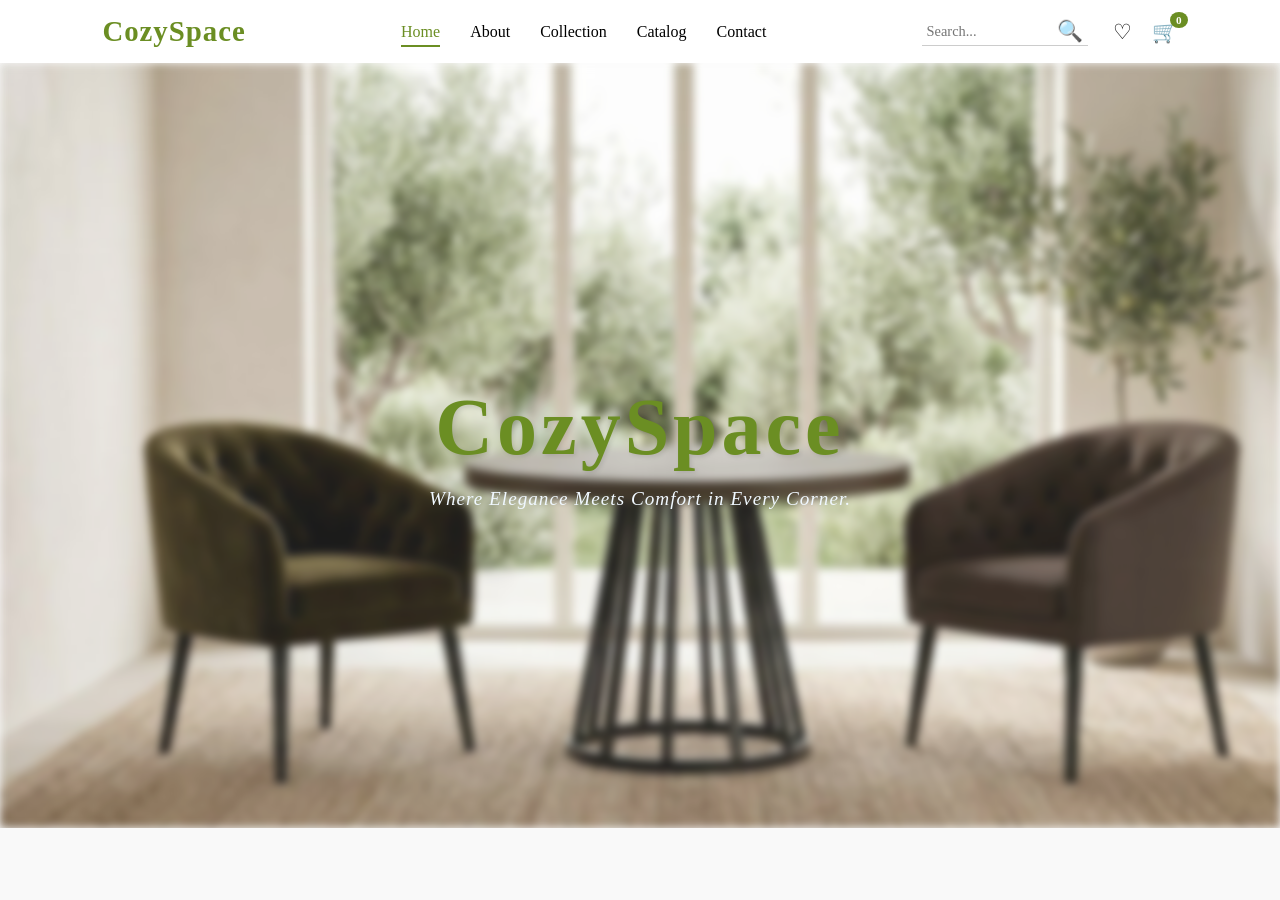
<file: index.html>
<!DOCTYPE html>
<html lang="en">
<head>
    <meta charset="UTF-8">
    <meta name="viewport" content="width=device-width, initial-scale=1.0">
    <title>CozySpace | Home</title>
    <link rel="stylesheet" href="index.css">
</head>
<body>

    <nav class="navbar">
    <div class="logo">CozySpace</div>
    
    <ul class="nav-links">
        <li><a href="index.html" class="active">Home</a></li>
        <li><a href="About2.html">About</a></li>
        <li><a href="collection.html">Collection</a></li>
        <li><a href="index1.html">Catalog</a></li>
        <li><a href="contact.html">Contact</a></li>
    </ul>

    <div class="nav-icons">
        <div class="search-box">
            <input type="text" placeholder="Search...">
            <span class="icon">🔍</span>
        </div>
        <div class="action-icons">
            <span class="icon" title="Wishlist">♡</span>
            <div class="cart-wrapper">
                <span class="icon" title="Cart">🛒</span>
                <span class="cart-badge">0</span>
            </div>
        </div>
    </div>
</nav>


    <header class="hero">
        <div class="hero-bg">
            <img src="image/home.jpeg" alt="Furniture Background">
        </div>
        <div class="hero-content">
            <h1>CozySpace</h1>
            <p>Where Elegance Meets Comfort in Every Corner.</p>
        </div>
    </header>

</body>
</html>
</file>
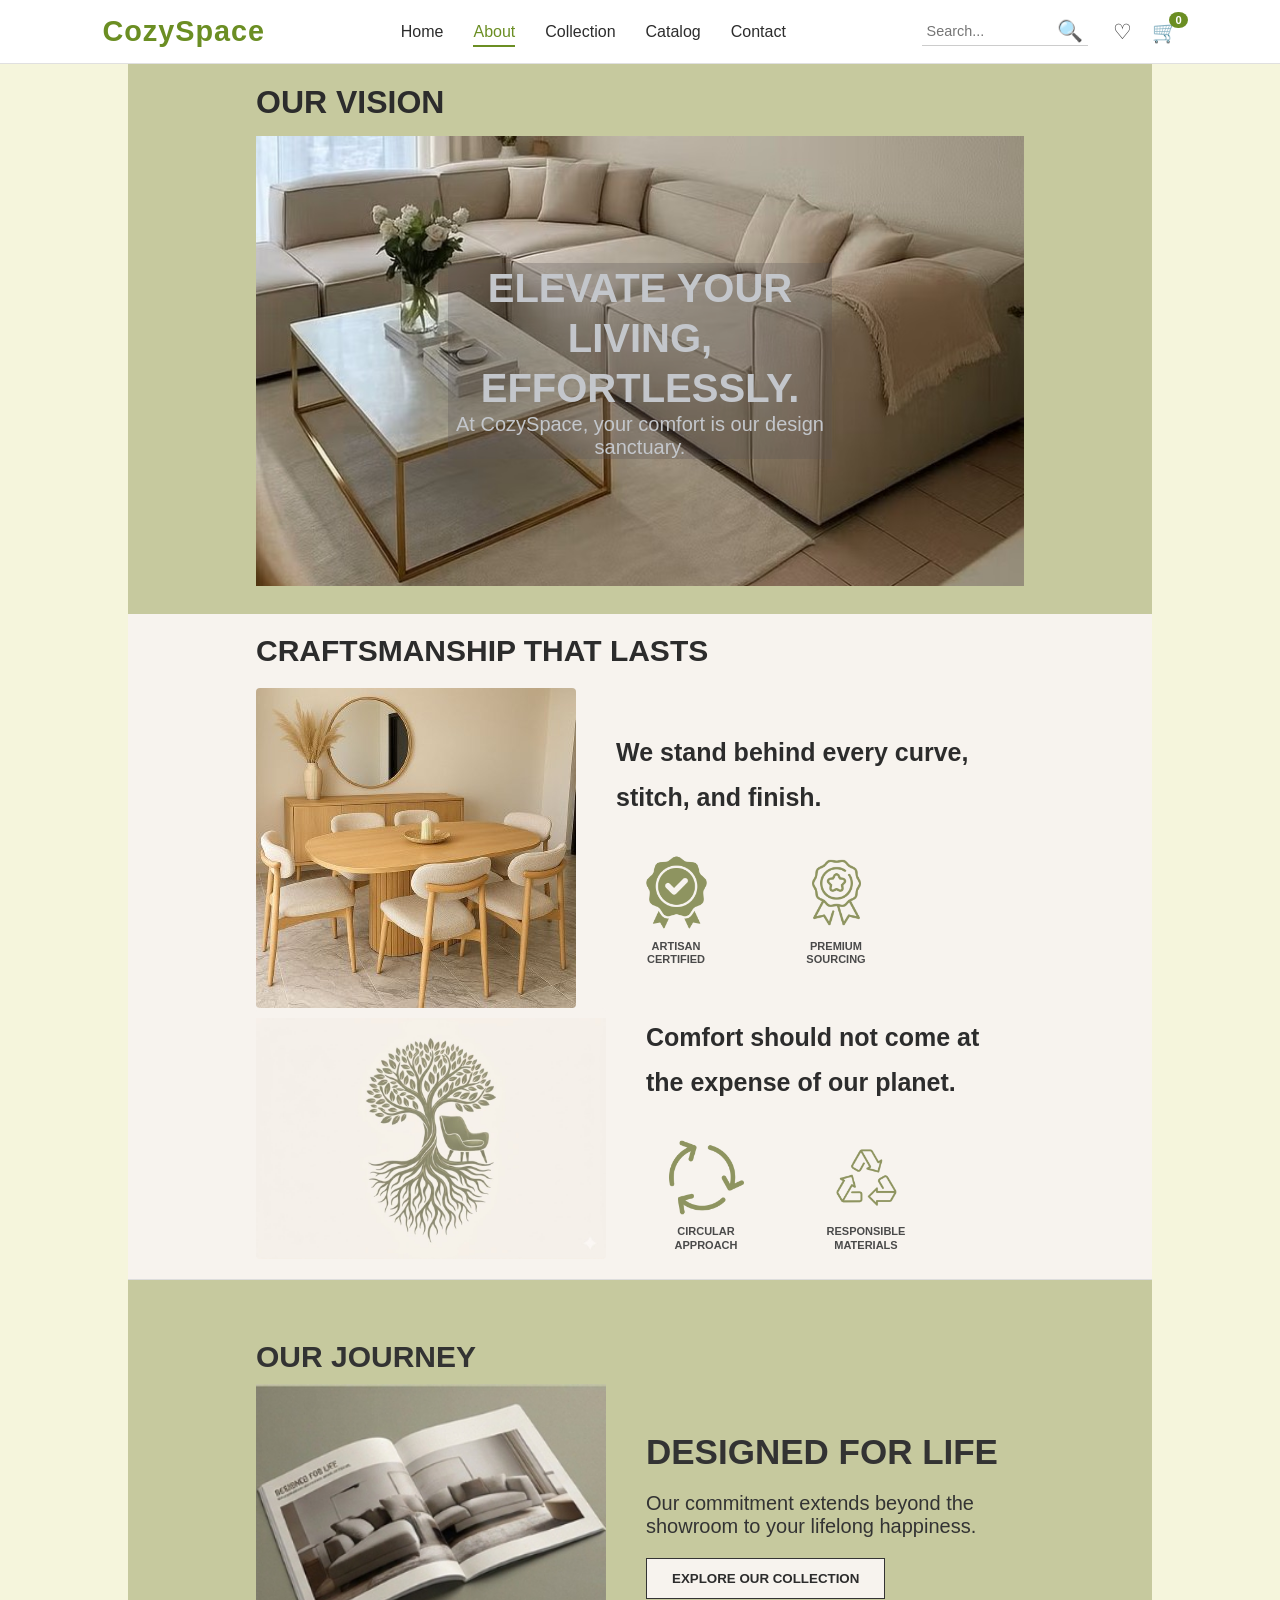
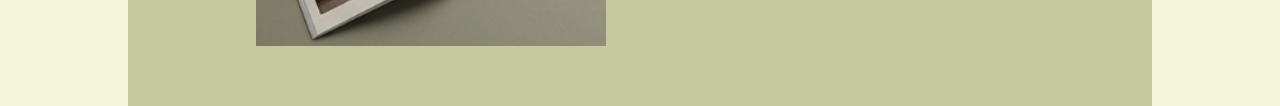
<file: About2.html>
<!DOCTYPE html>
<html lang="en">
<head>
    <meta charset="UTF-8">
    <link href="https://fonts.googleapis.com/css2?family=Montserrat:wght@300;400;700&display=swap" rel="stylesheet">
    <title>CozySpace - About</title>
    <link rel="stylesheet" href="About2.css">
</head>
<body>

    <nav class="navbar">
    <div class="logo">CozySpace</div>
    
    <ul class="nav-links">
        <li><a href="index.html">Home</a></li>
        <li><a href="About2.html" class="active">About</a></li>
        <li><a href="collection.html">Collection</a></li>
        <li><a href="index1.html">Catalog</a></li>
        <li><a href="contact.html">Contact</a></li>
    </ul>

    <div class="nav-icons">
        <div class="search-box">
            <input type="text" placeholder="Search...">
            <span class="icon">🔍</span>
        </div>
        <div class="action-icons">
            <span class="icon" title="Wishlist">♡</span>
            <div class="cart-wrapper">
                <span class="icon" title="Cart">🛒</span>
                <span class="cart-badge">0</span>
            </div>
        </div>
    </div>
</nav>

    <section class="hero-section">
         <h1>OUR VISION</h1>
        <div class="hero-banner">
             <img src="image/photo1copy.jpg" alt="Living Room">
       
            <div class="hero-text">
                
                <h2>ELEVATE YOUR LIVING, EFFORTLESSLY.</h2>
                <p>At CozySpace, your comfort is our design sanctuary.</p>
            </div>

        </div>
        
    </section>

    <main>
        <section class="item-card">
                 <h2>CRAFTSMANSHIP THAT LASTS</h2>
            <div class="card-body">
                <img src="image/photo2.jpg" alt="Craft">
               <div class="text-content">
                         <p>We stand behind every curve, <br> stitch, and finish.</p>
    
                  <div class="icons-container">
                    <div class="icon-group">
                     <img src="image/icon1.png" alt="Icon">
                      <span>ARTISAN <br> CERTIFIED</span>
                     </div>
                    <div class="icon-group">
                    <img src="image/icon2.png" alt="Icon">
                    <span>PREMIUM <br> SOURCING</span>
                    </div>
                  </div>
                </div>
            </div>
       

       
            <div class="card-body">
                <img class="treeclass" src="image/f8ebec49-9b00-4289-9791-c743fad996a4.jpg" alt="Tree">
                <div class="text-content">
                    <p>Comfort should not come at <br>the expense of our planet.</p>
                    <div class="icons-container">
                    <div class="icon-group">
                     <img src="image/icon21.png" alt="Icon">
                      <span>CIRCULAR APPROACH</span>
                     </div>
                    <div class="icon-group">
                    <img src="image/icon22.png" alt="Icon">
                    <span>RESPONSIBLE MATERIALS</span>
                    </div>
                  </div>
                </div>
            </div>
        </section>
    </main>

    <footer class="footer">
        <h2>OUR JOURNEY</h2>
        <div class="footer-box">
            <img src="image/imagefooter.jpeg" alt="Journey">
            <div class="footer-text">
                <h3>DESIGNED FOR LIFE</h3>
                <p>Our commitment extends beyond the <br> showroom to your lifelong happiness.</p>
                <button>EXPLORE OUR COLLECTION</button>
            </div>
        </div>
    </footer>
</body>
</html>
</file>
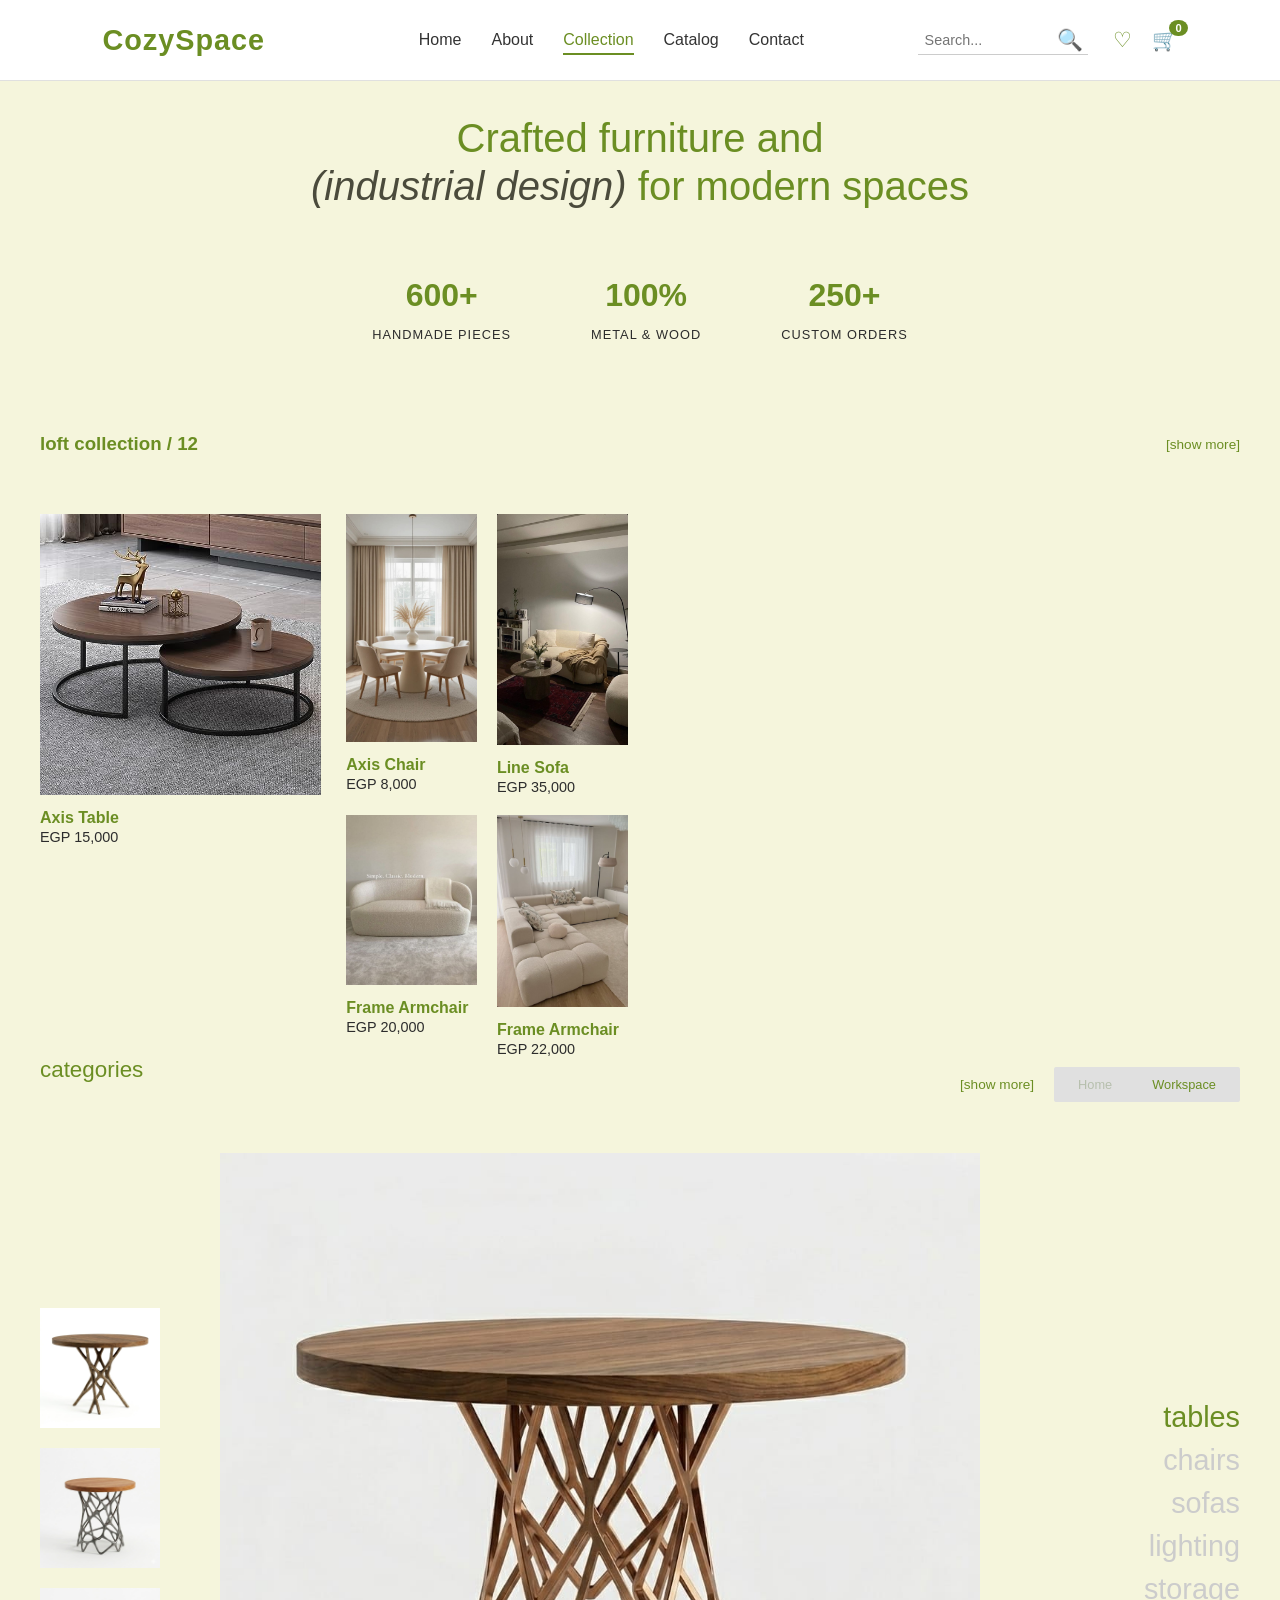
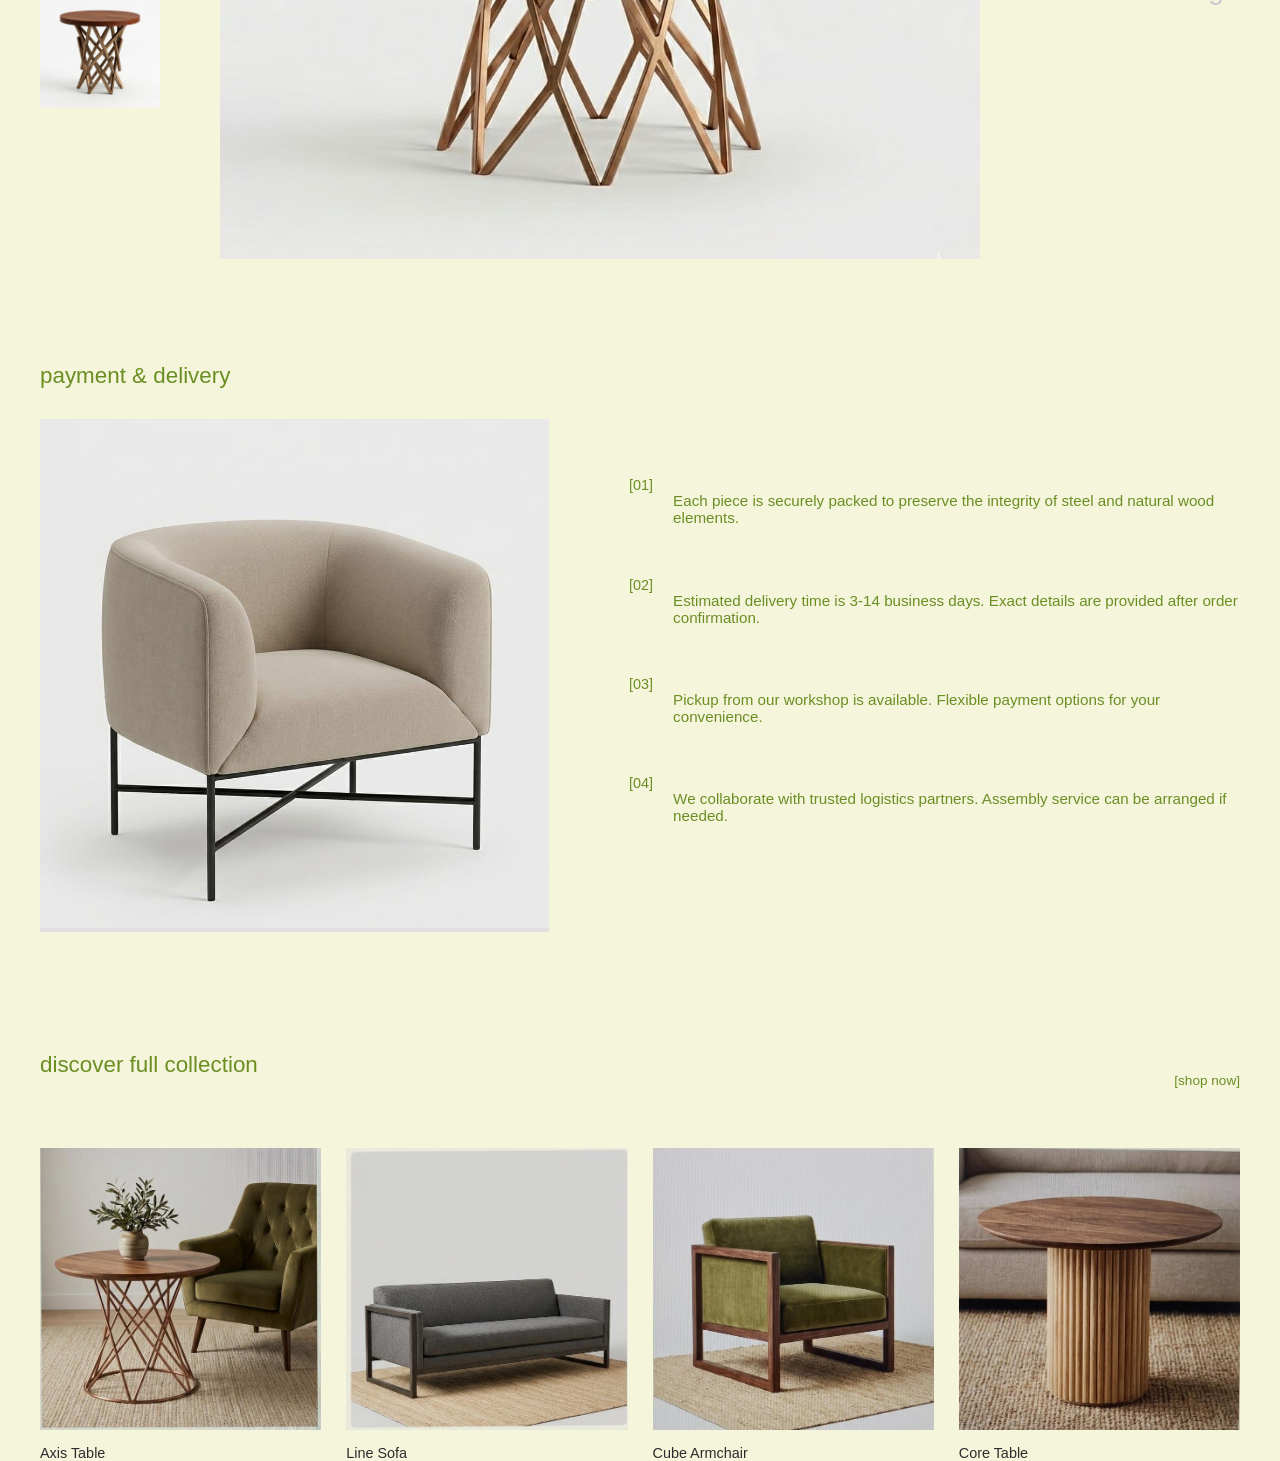
<file: collection.html>
<!DOCTYPE html>
<html lang="ar" dir="ltr">
<head>
    <meta charset="UTF-8">
    <meta name="viewport" content="width=device-width, initial-scale=1.0">
    <title>Crafted Furniture</title>
    <link rel="stylesheet" href="collection.css">
</head>
<body>
    <nav class="navbar">
    <div class="logo">CozySpace</div>
    
    <ul class="nav-links">
        <li><a href="index.html">Home</a></li>
        <li><a href="About2.html">About</a></li>
        <li><a href="collection.html" class="active">Collection</a></li>
        <li><a href="index1.html">Catalog</a></li>
        <li><a href="contact.html">Contact</a></li>
    </ul>

    <div class="nav-icons">
        <div class="search-box">
            <input type="text" placeholder="Search...">
            <span class="icon">🔍</span>
        </div>
        <div class="action-icons">
            <span class="icon" title="Wishlist">♡</span>
            <div class="cart-wrapper">
                <span class="icon" title="Cart">🛒</span>
                <span class="cart-badge">0</span>
            </div>
        </div>
    </div>
</nav>

    <section class="hero">
        <h1>Crafted furniture and <br> <span>(industrial design)</span> for modern spaces</h1>
        
        <div class="stats">
            <div class="stat-item">
                <h2>600+</h2>
                <p>HANDMADE PIECES</p>
            </div>
            <div class="stat-item">
                <h2>100%</h2>
                <p>METAL & WOOD</p>
            </div>
            <div class="stat-item">
                <h2>250+</h2>
                <p>CUSTOM ORDERS</p>
            </div>
        </div>
    </section>

    <section class="collection">
        <div class="collection-header">
            <h3>loft collection / 12</h3>
            <a href="#" class="show-more">[show more]</a>
        </div>

        <div class="product-grid">
            <div class="main-product">
                <img src="image/iiii.jpeg">
                <div class="product-info">
                    <h4>Axis Table</h4>
                    <p>EGP 15,000</p>
                </div>
            </div>

            <div class="side-products">
                <div class="sub-product">
                    <img src="image/ttt.jfif" alt="Axis Chair">
                    <h4>Axis Chair</h4>
                    <p>EGP 8,000</p>
                </div>
                <div class="sub-product">
                    <img src="image/ooo.jpeg" alt="Line Sofa">
                    <h4>Line Sofa</h4>
                    <p>EGP 35,000</p>
                </div>
                <div class="sub-product">
                    <img src="image/rrr.jpeg" alt="Frame Armchair">
                    <h4>Frame Armchair</h4>
                    <p>EGP 20,000 </p>
                </div>
                <div class="sub-product">
                    <img src="image/ww.jpeg" alt="Frame Armchair">
                    <h4>Frame Armchair</h4>
                    <p>EGP 22,000 </p>
                </div>
            </div>
        </div>
    </section>
     <div class="container">

        <section class="hero-section">
            <div class="hero-header">
                <span class="section-label">categories</span>
                <div class="header-right">
                    <a href="#" class="show-more">[show more]</a>
                    <div class="toggle-container">
                        <div class="toggle-btn active">Home</div>
                        <div class="toggle-btn">Workspace</div>
                    </div>
                </div>
            </div>

            <div class="hero-grid">
                <div class="thumbnails">
                    <div class="thumb-placeholder"><img src="image/TAB2.jpeg" alt="Axis Table"></div>
                    <div class="thumb-placeholder"><img src="image/TAB3.jpeg" alt="Axis Table"></div>
                    <div class="thumb-placeholder"><img src="image/TAB4.jpeg" alt="Axis Table"></div>
                </div>

                <div class="main-image">
                    <img src="image/TAB1.jpeg" alt="Axis Table">
                </div>

                <ul class="category-list">
                    <li class="active">tables</li>
                    <li>chairs</li>
                    <li>sofas</li>
                    <li>lighting</li>
                    <li>storage</li>
                </ul>
            </div>
        </section>

        <section class="info-section">
            <span class="section-label">payment & delivery</span>
            <div class="info-content">
                <div class="info-image">
                    <img src="image/CHAIR.jpeg" alt="Delivery Info">
                </div>
                <div class="info-text">
                    <div class="info-item">
                        <div class="info-number">[01]</div>
                        <p>Each piece is securely packed to preserve the integrity of steel and natural wood elements.</p>
                    </div>
                    <div class="info-item">
                        <div class="info-number">[02]</div>
                        <p>Estimated delivery time is 3-14 business days. Exact details are provided after order confirmation.</p>
                    </div>
                    <div class="info-item">
                        <div class="info-number">[03]</div>
                        <p>Pickup from our workshop is available. Flexible payment options for your convenience.</p>
                    </div>
                    <div class="info-item">
                        <div class="info-number">[04]</div>
                        <p>We collaborate with trusted logistics partners. Assembly service can be arranged if needed.</p>
                    </div>
                </div>
            </div>
        </section>

        <section class="collection-section">
            <div class="collection-header">
                <span class="section-label">discover full collection</span>
                <a href="#" class="shop-now">[shop now]</a>
            </div>

            <div class="product-grid">
    <div class="product-card">
        <div class="product-img-box">
            <img src="image/axis table.jpeg" alt="Axis Table">
            <div class="overlay">
                <span>go to collection</span>
            </div>
        </div>
        <div class="product-info">
            <p class="product-name">Axis Table</p>
        </div>
    </div>

    <div class="product-card">
        <div class="product-img-box">
            <img src="image/line sofa.jpeg" alt="Line Sofa">
            <div class="overlay">
                <span>go to collection</span>
            </div>
        </div>
        <div class="product-info">
            <p class="product-name">Line Sofa</p>
        </div>
    </div>

    <div class="product-card">
        <div class="product-img-box">
            <img src="image/chair2.jpeg" alt="Cube Armchair">
            <div class="overlay">
                <span>go to collection</span>
            </div>
        </div>
        <div class="product-info">
            <p class="product-name">Cube Armchair</p>
        </div>
    </div>

    <div class="product-card">
        <div class="product-img-box">
            <img src="image/table2.jpeg" alt="Core Table">
            <div class="overlay">
                <span>go to collection</span>
            </div>
        </div>
        <div class="product-info">
            <p class="product-name">Core Table</p>
        </div>
    </div>
</div>
        </section>

    </div>

</body>
</html>
</file>
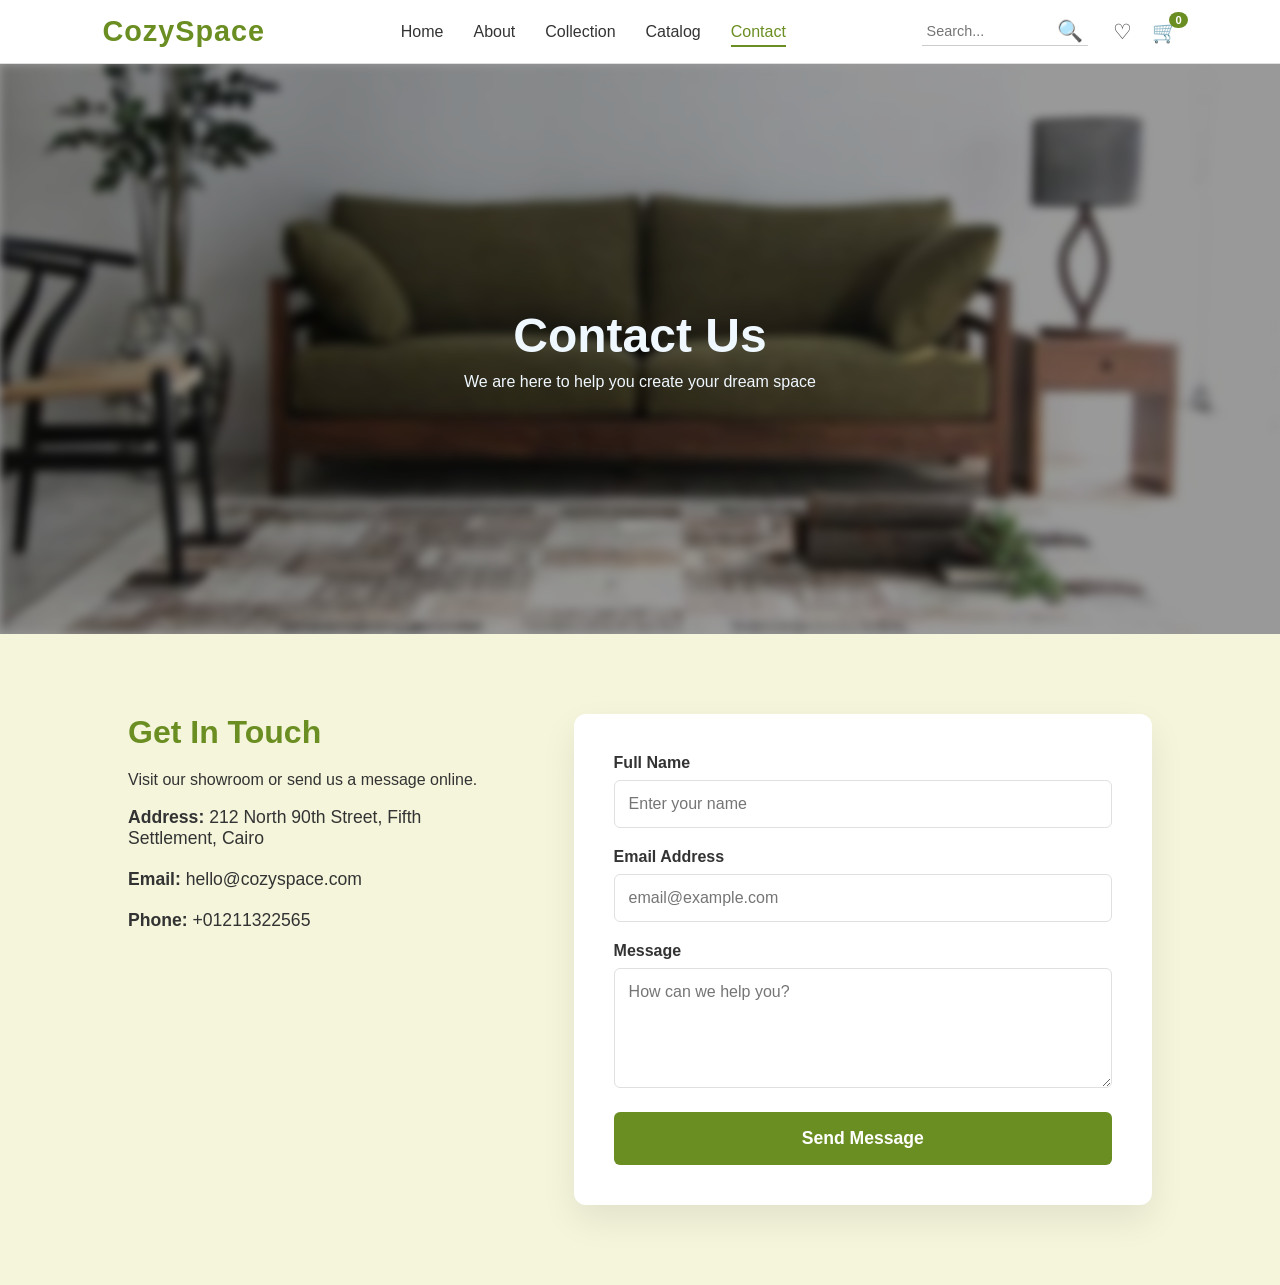
<file: contact.html>
<!DOCTYPE html>
<html lang="en">
<head>
    <meta charset="UTF-8">
    <meta name="viewport" content="width=device-width, initial-scale=1.0">
    <title>CozySpace | Contact Us</title>
    <link rel="stylesheet" href="contact.css">
</head>
<body>

    <nav class="navbar">
    <div class="logo">CozySpace</div>
    
    <ul class="nav-links">
        <li><a href="index.html">Home</a></li>
        <li><a href="About2.html">About</a></li>
        <li><a href="collection.html">Collection</a></li>
        <li><a href="index1.html">Catalog</a></li>
        <li><a href="contact.html" class="active">Contact</a></li>
    </ul>

    <div class="nav-icons">
        <div class="search-box">
            <input type="text" placeholder="Search...">
            <span class="icon">🔍</span>
        </div>
        <div class="action-icons">
            <span class="icon" title="Wishlist">♡</span>
            <div class="cart-wrapper">
                <span class="icon" title="Cart">🛒</span>
                <span class="cart-badge">0</span>
            </div>
        </div>
    </div>
</nav>

    <header class="hero-section">
        <div class="hero-bg-container">
            <img src="image/contact.jpeg" alt="Background" class="hero-img">
        </div>
        <div class="hero-overlay">
            <h1>Contact Us</h1>
            <p>We are here to help you create your dream space</p>
        </div>
    </header>

    <section class="contact-container">
        <div class="contact-info">
            <h2>Get In Touch</h2>
            <p>Visit our showroom or send us a message online.</p><br>
            <div class="info-item">
                <strong>Address:</strong> 212 North 90th Street, Fifth Settlement, Cairo
            </div>
            <div class="info-item">
                <strong>Email:</strong> hello@cozyspace.com
            </div>
            <div class="info-item">
                <strong>Phone:</strong> +01211322565 
            </div>
        </div>

        <div class="contact-form">
            <form>
                <div class="form-group">
                    <label>Full Name</label>
                    <input type="text" placeholder="Enter your name">
                </div>
                <div class="form-group">
                    <label>Email Address</label>
                    <input type="email" placeholder="email@example.com">
                </div>
                <div class="form-group">
                    <label>Message</label>
                    <textarea rows="5" placeholder="How can we help you?"></textarea>
                </div>
                <button type="submit" class="btn-send">Send Message</button>
            </form>
        </div>
    </section>

</body>
</html>
</file>
<file: index.css>
:root {
    --white: #FFFFFF;
    --black: #000000;
    --olive: #6B8E23;
    --bg-light: #F9F9F9;
}

* {
    margin: 0;
    padding: 0;
    box-sizing: border-box;
    font-family: 'Playfair Display', serif, Arial; 
}

body {
    background-color: var(--bg-light);
}

/* Navbar */
.navbar {
    display: flex;
    justify-content: space-between;
    align-items: center;
    padding: 15px 8%;
    background-color: var(--white);
    border-bottom: 1px solid var(--gray-light);
    position: sticky;
    top: 0;
    z-index: 1000;
}

.logo {
    font-size: 1.8rem;
    font-weight: bold;
    color: var(--olive); /* اسم الموقع باللون الزيتوني */
    letter-spacing: 1px;
    cursor: pointer;
}

.nav-links {
    display: flex;
    list-style: none;
    gap: 30px;
}

.nav-links a {
    text-decoration: none;
    color: var(--black); /* الروابط باللون الأسود */
    font-weight: 500;
    font-size: 1rem;
    transition: 0.3s ease;
}

.nav-links a:hover {
    color: var(--olive); /* تأثير الهافر باللون الزيتوني */
}

/* Icons & Search Section */
.nav-icons {
    display: flex;
    align-items: center;
    gap: 25px;
}

.search-box {
    display: flex;
    align-items: center;
    border-bottom: 1px solid #ccc;
    padding: 2px 5px;
}

.search-box input {
    border: none;
    outline: none;
    font-size: 0.9rem;
    width: 130px;
    background: transparent;
}

.action-icons {
    display: flex;
    gap: 20px;
    align-items: center;
}

.icon {
    font-size: 1.3rem;
    cursor: pointer;
    color: var(--black);
    transition: 0.3s;
}

.icon:hover {
    color: var(--olive);
}

.cart-wrapper {
    position: relative;
    display: flex;
    align-items: center;
}

.cart-badge {
    position: absolute;
    top: -8px;
    right: -10px;
    background: var(--olive);
    color: white;
    font-size: 0.7rem;
    padding: 2px 6px;
    border-radius: 50%;
    font-weight: bold;
}
.nav-links a.active {
    color: var(--olive) !important;
    border-bottom: 2px solid var(--olive); /* خط زيتوني أسفل الكلمة */
    padding-bottom: 5px;
}

/* Hero Section */
.hero {
    position: relative;
    width: 100%;
    height: 85vh; 
    display: flex;
    justify-content: center;
    align-items: center;
    overflow: hidden;
    text-align: center;
}

.hero-bg {
    position: absolute;
    top: 0;
    left: 0;
    width: 100%;
    height: 100%;
    z-index: -1;
}

.hero-bg img {
    width: 100%;
    height: 100%;
    object-fit: cover;
    filter: blur(4px);
}


.hero::after {
    content: '';
    position: absolute;
    top: 0;
    left: 0;
    width: 100%;
    height: 100%;
    background: rgba(255, 255, 255, 0.1); 
    z-index: 0;
}

.hero-content {
    position: relative;
    z-index: 1;
}

.hero-content h1 {
    font-size: 5rem;
    color: var(--olive); 
    font-weight: 700;
    letter-spacing: 4px;
    margin-bottom: 15px;
    text-shadow: 2px 2px 4px rgba(0, 0, 0, 0.1);
}

.hero-content p {
    font-size: 1.2rem;
    color: aliceblue;
    font-style: italic;
    letter-spacing: 1px;
}

/* --- (Responsive) --- */

@media (max-width: 992px) {
    .navbar {
        padding: 15px 4%; /* تقليل الهوامش الجانبية قليلاً */
    }
    
    .nav-links {
        gap: 15px; /* تقليل المسافات بين الروابط */
    }

    .hero-content h1 {
        font-size: 4rem;
    }
}

@media (max-width: 768px) {
    /* Navbar */
    .navbar {
        flex-wrap: wrap; /* السماح للعناصر بالنزول لسطر جديد إذا ضاقت الشاشة */
        padding: 10px 5%;
    }

    .nav-links {
        display: none; /* إخفاء الروابط في الموبايل (يمكنك إضافة Menu Icon لاحقاً) */
    }

    .nav-icons {
        gap: 15px;
    }

    .search-box input {
        width: 100px; /* تصغير حقل البحث */
    }

    /* Hero Section */
    .hero {
        height: 70vh; /* تقليل ارتفاع الـ Hero في الموبايل */
    }

    .hero-content h1 {
        font-size: 3rem;
        letter-spacing: 2px;
    }

    .hero-content p {
        font-size: 1rem;
        padding: 0 20px;
    }
}

@media (max-width: 480px) {
    .logo {
        font-size: 1.4rem;
    }

    .search-box {
        display: none; /* إخفاء البحث في الشاشات الصغيرة جداً لتوفير مساحة */
    }

    .hero-content h1 {
        font-size: 2.5rem;
    }

    .hero-content p {
        font-size: 0.9rem;
    }
    
    .nav-icons {
        gap: 10px;
    }
}
</file>
<file: About2.css>
* {
    margin: 0;
    padding: 0;
    box-sizing: border-box;
}
:root {
    --bg-color: #f7f3ee;         /* لون خلفية الصفحة */
    --vision-bg: #d2c5b3;        /* لون خلفية الـ Vision */
    --footer-bg: #b6bfad;        /* لون خلفية الفوتر (الأخضر الفاتح) */
    --text-color: #2c2c2c;       /* لون النصوص */
     --bg-light: #F5F5DC;
    --white: #FFFFFF;
    --gray-light: #E0E0E0;
    --olive: #6B8E23;
    --text-dark: #333333;
}


body {
    font-family: 'lato', sans-serif;
    background-color: #F5F5DC;
    margin: 0;
    color: var(--text-color);
}

/* الناف بار */
.navbar {
    display: flex;
    justify-content: space-between;
    align-items: center;
    padding: 15px 8%;
    background-color: var(--white);
    border-bottom: 1px solid var(--gray-light);
    position: sticky;
    top: 0;
    z-index: 1000;
}

.logo {
    font-size: 1.8rem;
    font-weight: bold;
    color: var(--olive); /* اسم الموقع باللون الزيتوني */
    letter-spacing: 1px;
    cursor: pointer;
}

.nav-links {
    display: flex;
    list-style: none;
    gap: 30px;
}

.nav-links a {
    text-decoration: none;
    color: var(--black); /* الروابط باللون الأسود */
    font-weight: 500;
    font-size: 1rem;
    transition: 0.3s ease;
}

.nav-links a:hover {
    color: var(--olive); /* تأثير الهافر باللون الزيتوني */
}

/* Icons & Search Section */
.nav-icons {
    display: flex;
    align-items: center;
    gap: 25px;
}

.search-box {
    display: flex;
    align-items: center;
    border-bottom: 1px solid #ccc;
    padding: 2px 5px;
}

.search-box input {
    border: none;
    outline: none;
    font-size: 0.9rem;
    width: 130px;
    background: transparent;
}

.action-icons {
    display: flex;
    gap: 20px;
    align-items: center;
}

.icon {
    font-size: 1.3rem;
    cursor: pointer;
    color: var(--black);
    transition: 0.3s;
}

.icon:hover {
    color: var(--olive);
}

.cart-wrapper {
    position: relative;
    display: flex;
    align-items: center;
}

.cart-badge {
    position: absolute;
    top: -8px;
    right: -10px;
    background: var(--olive);
    color: white;
    font-size: 0.7rem;
    padding: 2px 6px;
    border-radius: 50%;
    font-weight: bold;
}
.nav-links a.active {
    color: var(--olive) !important;
    border-bottom: 2px solid var(--olive); /* خط زيتوني أسفل الكلمة */
    padding-bottom: 5px;
}



/* الـ Vision */
.hero-section {
     background-color: #c6c99e;
     padding: 20px 10%; 
     position: relative;
     height: 550px;
      width: 80%;
      margin: 0 auto;
 }
.hero-section h1 {
     font-size: 24px;
     margin-bottom: 20px; 
 }
 /* في ملف about.css */

.hero-banner {
    width: 100%; /* تأكيد أنها تأخذ عرض الصفحة */
    margin: 0 auto;
    position: relative;
}
.hero-banner img {
    width: 100%; 
    height: 450px; /* يحافظ على تناسق الصورة */
    display: block; /* يزيل المسافة البيضاء الصغيرة تحت الصورة */
}
.hero-text{
    position: absolute;
    top: 50%;
    left: 50%;
    transform: translate(-50%,-50%);
    color: aliceblue;
    text-align: center;
}
.hero-section h1{
    font-size: 32px;
    margin-bottom: 15px;
}
.hero-text h2{
    font-size: 40px;
    font-weight: 25px;
    line-height: 50px;
   
}
.hero-text p{
    font-size: 20px;
    font-weight: 10px;

}
.hero-text::after {
    content: "";
    position: absolute;
    top: 0; left: 0; width: 100%; height: 100%;
    background: rgba(91, 85, 85, 0.3); /* طبقة سوداء شفافة بنسبة 30% */
}
/* الأقسام المكررة */
.item-card
 { 
    padding: 20px 10%;
    border-bottom: 1px solid #ddd;
    background-color: #f7f3ee; 
    width: 80%;
    margin: 0 auto;
}
.item-card h2 
{ 
    font-size: 30px;
     margin-bottom: 20px; 
}
.card-body 
{
     display: flex; 
     align-items: center;
      gap: 40px;
}
.card-body img {
     width: 320px;
      border-radius: 4px;
}
.card-body .treeclass{
    width: 350px;
    background-color:#f7f3ee ;
    padding-top: 10px;
}
.text-content p { 
    font-size: 25px; 
    line-height: 1.8;
    font-weight: 550;
    padding-bottom: 20px;
    
 }

/* خدعة توحيد ألوان الأيقونات (اللون الزيتوني) */

/* الحاوية الكبرى التي تجمع الأيقونات (لضمان الترتيب بجانب بعضها) */
.icons-container {
    display: flex;
    gap: 40px; /* المسافة الأفقية بين المجموعتين */
    margin-top: 15px;
}

/* كل مجموعة (أيقونة + نص) */
.icon-group {
    display: flex;
    flex-direction: column; /* الترتيب عمودي: الأيقونة فوق والنص تحت */
    align-items: center;    /* سنتر العناصر في المنتصف */
    text-align: center;
    width: 120px;           /* تحديد عرض ثابت لضمان المحاذاة */
}

/* تنسيق الأيقونة */
.icon-group img {
    width: 75px;            /* تحكم في حجم الأيقونة */
    height: 75px;
    object-fit: contain;
    padding-top: 0;
    /* الفلتر الزيتوني للون إذا كانت أيقوناتك ليست بنفس اللون */
    filter: invert(56%) sepia(16%) saturate(692%) hue-rotate(27deg) brightness(97%);
  
}

/* تنسيق النص تحت الأيقونة */
.icon-group span {
    font-size: 11px;        /* حجم الخط صغير وأنيق */
    font-weight: 700;       /* خط عريض */
    margin-top: 10px;       /* مسافة بين الأيقونة والنص */
    color: #4a4a4a;         /* لون النص رمادي غامق */
    line-height: 1.2;
    text-transform: uppercase; /* لجعل النص كابيتال كما في الصورة */
}

/* الفوتر */
.footer { background-color: #c6c99e; padding: 60px 10%; color: #333; width: 80%;  margin: 0 auto;}
.footer-box { display: flex; align-items: center; gap: 40px; }
.footer-box img { width: 350px; }
.footer button { 
    background: transparent; 
    border: 1px solid #333; 
    padding: 12px 25px; 
    cursor: pointer; 
    font-weight: bold; 
    margin-top: 20px; 
    background-color: #f7f3ee;
    color: #2c2c2c;
}
.footer button:hover{
    background-color:  #8a8e7e;
}
.footer h2{
    font-size: 30px;
    padding-bottom: 10px;
}
.footer h3{
    font-size: 35px;
    font-weight: 400px;
    padding-bottom: 20px;
}
.footer p{
    font-size: 20px;
}
/* --- التعديلات الخاصة بالتجاوب (Responsive) لصفحة About --- */

@media (max-width: 1024px) {
    .hero-section, .item-card, .footer {
        width: 95%; /* توسيع الحاويات قليلاً على الشاشات المتوسطة */
    }
    
    .hero-text h2 {
        font-size: 32px;
    }
}

@media (max-width: 768px) {
    /* Navbar */
    .nav-links {
        display: none; /* إخفاء الروابط كما في الصفحة الرئيسية */
    }

    /* Hero Section */
    .hero-section {
        height: auto; /* السماح للمحتوى بتحديد الارتفاع */
        padding: 40px 5%;
    }

    .hero-banner img {
        height: 300px; /* تقليل ارتفاع الصورة في الموبايل */
    }

    .hero-text h2 {
        font-size: 24px;
        line-height: 1.3;
    }

    .hero-text p {
        font-size: 16px;
    }

    /* Cards (Craftsmanship & Sustainability) */
    .card-body {
        flex-direction: column; /* ترتيب الصورة فوق النص */
        text-align: center;
        gap: 20px;
    }

    .card-body img, .card-body .treeclass {
        width: 100%; /* الصورة تأخذ العرض الكامل */
        max-width: 400px;
    }

    .text-content p {
        font-size: 20px;
    }

    .icons-container {
        justify-content: center; /* سنترة الأيقونات */
        gap: 20px;
    }

    /* Footer */
    .footer-box {
        flex-direction: column; /* ترتيب صورة الفوتر فوق النص */
        text-align: center;
    }

    .footer-box img {
        width: 100%;
        max-width: 350px;
    }

    .footer h3 {
        font-size: 28px;
    }
}

@media (max-width: 480px) {
    .hero-section h1, .item-card h2, .footer h2 {
        font-size: 22px; /* تصغير العناوين الجانبية */
    }

    .hero-text h2 {
        font-size: 20px;
    }

    .icons-container {
        flex-direction: row; /* الحفاظ على الأيقونات بجانب بعضها لكن بحجم أصغر */
        flex-wrap: wrap;
    }

    .icon-group {
        width: 100px;
    }

    .icon-group img {
        width: 50px;
        height: 50px;
    }
}
</file>
<file: collection.css>
:root {
    --bg-color: #f7f3ee;         /* لون خلفية الصفحة */
    --vision-bg: #d2c5b3;        /* لون خلفية الـ Vision */
    --footer-bg: #b6bfad;        /* لون خلفية الفوتر (الأخضر الفاتح) */
    --text-color: #2c2c2c;       /* لون النصوص */
     --bg-light: #F5F5DC;
    --white: #FFFFFF;
    --gray-light: #E0E0E0;
    --olive: #6B8E23;
    --text-dark: #333333;
}
body {
    font-family: 'Segoe UI', Tahoma, Geneva, Verdana, sans-serif;
    margin: 0;
    padding: 0;
    background-color: var(--bg-light);
    color:var(--olive);
}
.navbar {
    display: flex;
    justify-content: space-between;
    align-items: center;
    padding: 15px 8%;
    background-color: var(--white);
    border-bottom: 1px solid var(--gray-light);
    position: sticky;
    top: 0;
    z-index: 1000;
}

.logo {
    font-size: 1.8rem;
    font-weight: bold;
    color: var(--olive); /* اسم الموقع باللون الزيتوني */
    letter-spacing: 1px;
    cursor: pointer;
}

.nav-links {
    display: flex;
    list-style: none;
    gap: 30px;
}

.nav-links a {
    text-decoration: none;
    color: var(--text-dark); /* الروابط باللون الأسود */
    font-weight: 500;
    font-size: 1rem;
    transition: 0.3s ease;
}

.nav-links a:hover {
    color: var(--olive); /* تأثير الهافر باللون الزيتوني */
}

/* Icons & Search Section */
.nav-icons {
    display: flex;
    align-items: center;
    gap: 25px;
}

.search-box {
    display: flex;
    align-items: center;
    border-bottom: 1px solid #ccc;
    padding: 2px 5px;
}

.search-box input {
    border: none;
    outline: none;
    font-size: 0.9rem;
    width: 130px;
    background: transparent;
}

.action-icons {
    display: flex;
    gap: 20px;
    align-items: center;
}

.icon {
    font-size: 1.3rem;
    cursor: pointer;
    color: var(--black);
    transition: 0.3s;
}

.icon:hover {
    color: var(--olive);
}

.cart-wrapper {
    position: relative;
    display: flex;
    align-items: center;
}

.cart-badge {
    position: absolute;
    top: -8px;
    right: -10px;
    background: var(--olive);
    color: white;
    font-size: 0.7rem;
    padding: 2px 6px;
    border-radius: 50%;
    font-weight: bold;
}
.nav-links a.active {
    color: var(--olive) !important;
    border-bottom: 2px solid var(--olive); /* خط زيتوني أسفل الكلمة */
    padding-bottom: 5px;
}




.hero {
    text-align: center;
    margin-bottom: 60px;
}

.hero h1 {
    font-size: 2.5rem;
    font-weight: 400;
    line-height: 1.2;
}

.hero h1 span {
    font-style: italic;
    color: #4b4b3c;
}

/* الإحصائيات */
.stats {
    display: flex;
    justify-content: center;
    gap: 80px;
    margin-top: 40px;
}

.stat-item h2 {
    font-size: 2rem;
    margin-bottom: 5px;
}

.stat-item p {
    font-size: 0.8rem;
    color:var(--text-color);
    letter-spacing: 1px;
}

/* قسم المجموعة */
.collection {
    max-width: 1200px;
    margin: 0 auto;
}

.collection-header {
    display: flex;
    justify-content: space-between;
    align-items: baseline;
    margin-bottom: 20px;
}

.show-more {
    text-decoration: none;
    color: var(--text-color);
    font-size: 0.9rem;
}

/* شبكة المنتجات */
.product-grid {
    display: grid;
    grid-template-columns: 1.2fr 1fr; /* تقسيم الصفحة لجزئين */
    gap: 30px;
}

.main-product img {
    width: 100%;
    height: auto;
}

.side-products {
    display: grid;
    grid-template-columns: 1fr 1fr; /* صورتين في كل صف */
    gap: 20px;
}

.sub-product img {
    width: 100%;
    height: auto;
    background-color: #e9e9e9;
}

/* تفاصيل المنتج */
.product-info h4, .sub-product h4 {
    margin: 10px 0 2px 0;
    font-size: 1rem;
}

.product-info p, .sub-product p {
    font-size: 0.9rem;
    color: var(--text-color);
    margin: 0;
}

.container {
    max-width: 1200px;
    margin: 0 auto;
    padding: 0 40px;
}

/* العناوين الجانبية */
.section-label {
    font-size: 1.4rem;
    font-weight: 400;
    color: var(--black);
    display: block;
    margin-bottom: 30px;
}

/* الهيدر العلوي للسيكشن */
.hero-header, .collection-header {
    display: flex;
    justify-content: space-between;
    align-items: center;
    margin-bottom: 40px;
}

.header-right {
    display: flex;
    align-items: center;
    gap: 20px;
}

.show-more, .shop-now {
    font-size: 0.85rem;
    color: var(--gray-text);
    text-decoration: none;
    transition: 0.3s;
}

.show-more:hover, .shop-now:hover {
    color: var(--olive);
}

/* Toggle Home/Workspace */
.toggle-container {
    background: var(--gray-light);
    padding: 4px;
    display: flex;
    border-radius: 2px;
}
.toggle-btn {
    padding: 6px 20px;
    cursor: pointer;
    font-size: 0.8rem;
    transition: 0.3s;
}

.toggle-btn.active {
    background: var(--black);
    color: var(--footer-bg);
}

/* Grid Layout Section 1 */
.hero-grid {
    display: grid;
    grid-template-columns: 120px 1fr 200px;
    gap: 60px;
    align-items: center;
    margin-bottom: 100px;
}

.thumbnails {
    display: flex;
    flex-direction: column;
    gap: 20px;
}

.thumb-placeholder {
    width: 100%;
    aspect-ratio: 1/1;
    background-color: var(--gray-light);
    overflow: hidden;
}

.main-image {
    width: 100%;
    text-align: center;
}

.main-image img {
    max-width: 100%;
    height: auto;
}

/* قائمة التصنيفات */
.category-list {
    list-style: none;
    text-align: right;
}

.category-list li {
    font-size: 1.8rem;
    color: #CCC; /* رمادي فاتح للغير محدد */
    margin-bottom: 10px;
    cursor: pointer;
    transition: 0.3s;
}

.category-list li:hover, .category-list li.active {
    color: var(--black);
}

/* Section 2: Payment & Delivery */
.info-section {
    margin-bottom: 120px;
}

.info-content {
    display: flex;
    gap: 80px;
    align-items: center;
}

.info-image {
    flex: 1;
    background-color: var(--gray-light);
    aspect-ratio: 1/1;
}

.info-image img, .thumb-placeholder img, .product-img-box img {
    width: 100%;
    height: 100%;
    object-fit: cover;
}

.info-text {
    flex: 1.2;
}

.info-item {
    display: flex;
    margin-bottom: 35px;
}

.info-number {
    color: var(--black);
    font-weight: 500;
    margin-right: 20px;
    font-size: 0.9rem;
}

.info-item p {
    font-size: 0.95rem;
    color: var(--gray-text);
}

/* Section 3: Product Grid */
.product-grid {
    display: grid;
    grid-template-columns: repeat(4, 1fr);
    gap: 25px;
}

.product-img-box {
    background-color: var(--gray-light);
    width: 100%;
    aspect-ratio: 1/1;
    margin-bottom: 15px;
}

.product-name {
    font-size: 0.95rem;
    font-weight: 500;
}


/* Responsive */
@media (max-width: 992px) {
    .hero-grid {
        grid-template-columns: 1fr;
        gap: 30px;
    }
    .thumbnails {
        flex-direction: row;
        order: 2;
    }
    .category-list {
        order: 1;
        text-align: left;
        display: flex;
        flex-wrap: wrap;
        gap: 20px;
    }
    .info-content {
        flex-direction: column;
    }
    .product-grid {
        grid-template-columns: repeat(2, 1fr);
    }
}
/* --- تعديلات الهوفر للسيكشن --- */

.product-img-box {
    position: relative; /* ضروري لتحديد مكان الـ overlay */
    overflow: hidden; /* لمنع الصورة من الخروج عن الحدود عند تكبيرها */
    cursor: pointer;
}

/* الطبقة الخضراء الشفافة */
.overlay {
    position: absolute;
    top: 0;
    left: 0;
    width: 100%;
    height: 100%;
    background-color: rgba(46, 77, 51, 0.7); /* اللون الزيتوني الخاص بـ CozySpace */
    display: flex;
    justify-content: center;
    align-items: center;
    opacity: 0; /* مخفية في البداية */
    transition: opacity 0.4s ease; /* حركة ناعمة للظهور */
}

/* النص الأبيض داخل الهوفر */
.overlay span {
    color: var(--white);
    font-size: 0.9rem;
    font-weight: 300;
    text-transform: lowercase;
    border-bottom: 1px solid var(--white); /* خط بسيط تحت الكلمة */
    padding-bottom: 2px;
}

/* تأثير الحركة عند الهوفر */
.product-card:hover .overlay {
    opacity: 1; /* إظهار الطبقة الخضراء */
}

.product-card:hover .product-img-box img {
    transform: scale(1.08); /* تكبير بسيط جداً للصورة لزيادة التفاعل */
}

/* حركة انسيابية للصورة */
.product-img-box img {
    transition: transform 0.5s ease;
}
/* --- التعديلات الخاصة بالتجاوب (Responsive) لصفحة Collection --- */

@media (max-width: 1024px) {
    .container, .collection {
        padding: 0 20px;
    }
    
    .hero-grid {
        gap: 30px;
        grid-template-columns: 100px 1fr 150px; /* تضييق الأعمدة الجانبية */
    }
}

@media (max-width: 768px) {
    /* Navbar */
    .nav-links {
        display: none;
    }

    /* Hero Section */
    .hero h1 {
        font-size: 1.8rem;
        padding: 0 10px;
    }

    .stats {
        gap: 30px; /* تقليل المسافات بين الإحصائيات */
        flex-wrap: wrap;
    }

    .stat-item h2 {
        font-size: 1.5rem;
    }

    /* Product Grid (القسم العلوي) */
    .product-grid {
        grid-template-columns: 1fr; /* جعل المنتجات تحت بعضها */
    }

    .side-products {
        grid-template-columns: 1fr 1fr; /* بقاء الصور الجانبية 2 في كل صف */
    }

    /* Hero Grid (القسم الأوسط مع التصنيفات) */
    .hero-grid {
        grid-template-columns: 1fr; /* تحويل الشبكة لعمود واحد */
        display: flex;
        flex-direction: column;
    }

    .thumbnails {
        flex-direction: row; /* جعل الصور الصغيرة أفقية تحت بعضها */
        justify-content: center;
        order: 2;
    }

    .thumb-placeholder {
        width: 80px;
    }

    .main-image {
        order: 1;
    }

    .category-list {
        order: 3;
        text-align: center;
        display: flex;
        flex-wrap: wrap;
        justify-content: center;
        gap: 15px;
    }

    .category-list li {
        font-size: 1.2rem;
    }

    /* Info Section (Payment & Delivery) */
    .info-content {
        flex-direction: column;
        gap: 40px;
    }

    .info-text {
        width: 100%;
    }

    /* Full Collection Grid (القسم السفلي) */
    .collection-section .product-grid {
        grid-template-columns: 1fr 1fr; /* عرض منتجين بجانب بعضهما في الموبايل */
        gap: 15px;
    }
}

@media (max-width: 480px) {
    .hero h1 {
        font-size: 1.5rem;
    }

    .stats {
        flex-direction: column;
        gap: 20px;
    }

    .side-products {
        grid-template-columns: 1fr; /* صورة واحدة فقط في الصف في الشاشات الصغيرة جداً */
    }

    .section-label {
        font-size: 1.1rem;
    }

    .collection-section .product-grid {
        grid-template-columns: 1fr; /* منتج واحد في الصف */
    }
    
    .header-right {
        flex-direction: column;
        gap: 10px;
        align-items: flex-end;
    }
}
</file>
<file: contact.css>
:root {
    --bg-light: #F5F5DC;
    --white: #FFFFFF;
    --gray-light: #E0E0E0;
    --olive: #6B8E23;
    --text-dark: #333333;
}

* {
    margin: 0;
    padding: 0;
    box-sizing: border-box;
    font-family: 'Arial', sans-serif;
}

body {
    background-color: var(--white);
    color: var(--text-dark);
}

.navbar {
    display: flex;
    justify-content: space-between;
    align-items: center;
    padding: 15px 8%;
    background-color: var(--white);
    border-bottom: 1px solid var(--gray-light);
    position: sticky;
    top: 0;
    z-index: 1000;
}

.logo {
    font-size: 1.8rem;
    font-weight: bold;
    color: var(--olive); /* اسم الموقع باللون الزيتوني */
    letter-spacing: 1px;
    cursor: pointer;
}

.nav-links {
    display: flex;
    list-style: none;
    gap: 30px;
}

.nav-links a {
    text-decoration: none;
    color: var(--black); /* الروابط باللون الأسود */
    font-weight: 500;
    font-size: 1rem;
    transition: 0.3s ease;
}

.nav-links a:hover {
    color: var(--olive); /* تأثير الهافر باللون الزيتوني */
}

/* Icons & Search Section */
.nav-icons {
    display: flex;
    align-items: center;
    gap: 25px;
}

.search-box {
    display: flex;
    align-items: center;
    border-bottom: 1px solid #ccc;
    padding: 2px 5px;
}

.search-box input {
    border: none;
    outline: none;
    font-size: 0.9rem;
    width: 130px;
    background: transparent;
}

.action-icons {
    display: flex;
    gap: 20px;
    align-items: center;
}

.icon {
    font-size: 1.3rem;
    cursor: pointer;
    color: var(--black);
    transition: 0.3s;
}

.icon:hover {
    color: var(--olive);
}

.cart-wrapper {
    position: relative;
    display: flex;
    align-items: center;
}

.cart-badge {
    position: absolute;
    top: -8px;
    right: -10px;
    background: var(--olive);
    color: white;
    font-size: 0.7rem;
    padding: 2px 6px;
    border-radius: 50%;
    font-weight: bold;
}
.nav-links a.active {
    color: var(--olive) !important;
    border-bottom: 2px solid var(--olive); /* خط زيتوني أسفل الكلمة */
    padding-bottom: 5px;
}

.hero-section {
    position: relative;
    height: 570px;
    display: flex;
    align-items: center;
    justify-content: center;
    overflow: hidden;
    color: aliceblue;
    text-align: center;
}

.hero-bg-container {
    position: absolute;
    top: 0;
    left: 0;
    width: 100%;
    height: 100%;
    z-index: -1;
}

.hero-img {
    width: 100%;
    height: 100%;
    object-fit: cover;
    filter: blur(5px);
}

.hero-overlay {
    background: rgba(0, 0, 0, 0.4);
    width: 100%;
    height: 100%;
    display: flex;
    flex-direction: column;
    justify-content: center;
}

.hero-overlay h1 {
    font-size: 3rem;
    margin-bottom: 10px;
}

.contact-container {
    display: grid;
    grid-template-columns: 1fr 1.5fr;
    gap: 60px;
    padding: 80px 10%;
    background-color: var(--bg-light);
}

.contact-info h2 {
    color: var(--olive);
    margin-bottom: 20px;
    font-size: 2rem;
}

.info-item {
    margin-bottom: 20px;
    font-size: 1.1rem;
}

.contact-form {
    background: var(--white);
    padding: 40px;
    border-radius: 12px;
    box-shadow: 0 15px 35px rgba(0,0,0,0.08);
}

.form-group {
    margin-bottom: 20px;
}

.form-group label {
    display: block;
    margin-bottom: 8px;
    font-weight: 600;
}

.form-group input, .form-group textarea {
    width: 100%;
    padding: 14px;
    border: 1px solid var(--gray-light);
    border-radius: 6px;
    outline: none;
    font-size: 1rem;
}

.form-group input:focus, .form-group textarea:focus {
    border-color: var(--olive);
}

.btn-send {
    background-color: var(--olive);
    color: white;
    padding: 16px;
    border: none;
    border-radius: 6px;
    cursor: pointer;
    font-size: 1.1rem;
    font-weight: bold;
    width: 100%;
    transition: 0.3s;
}

.btn-send:hover {
    background-color: #556b2f;
    transform: translateY(-2px);
}

@media (max-width: 768px) {
    .contact-container {
        grid-template-columns: 1fr;
        padding: 40px 5%;
    }
    
    .navbar {
        padding: 20px 5%;
    }
}
/* --- التعديلات الخاصة بالتجاوب (Responsive) لصفحة Contact --- */

@media (max-width: 1024px) {
    .contact-container {
        gap: 40px;
        padding: 60px 5%;
    }
}

@media (max-width: 768px) {
    /* Navbar */
    .nav-links {
        display: none; /* إخفاء الروابط كما في باقي الصفحات */
    }

    /* Hero Section */
    .hero-section {
        height: 400px; /* تقليل الارتفاع في الموبايل */
    }

    .hero-overlay h1 {
        font-size: 2.2rem;
    }

    .hero-overlay p {
        font-size: 1rem;
        padding: 0 20px;
    }

    /* Contact Container */
    .contact-container {
        grid-template-columns: 1fr; /* تحويل الشبكة لعمود واحد */
        text-align: center;
    }

    .contact-info {
        margin-bottom: 20px;
    }

    .contact-info h2 {
        font-size: 1.8rem;
    }

    /* Contact Form */
    .contact-form {
        padding: 30px 20px; /* تقليل الحواف الداخلية للنموذج */
    }

    .form-group label {
        text-align: left; /* الحفاظ على محاذاة العناوين لليسار */
    }
}

@media (max-width: 480px) {
    .hero-section {
        height: 300px;
    }

    .hero-overlay h1 {
        font-size: 1.8rem;
    }

    .logo {
        font-size: 1.5rem;
    }

    .search-box {
        display: none; /* إخفاء البحث لتوفير مساحة */
    }

    .nav-icons {
        gap: 15px;
    }

    .btn-send {
        padding: 14px;
        font-size: 1rem;
    }

    .info-item {
        font-size: 1rem;
    }
}
</file>
